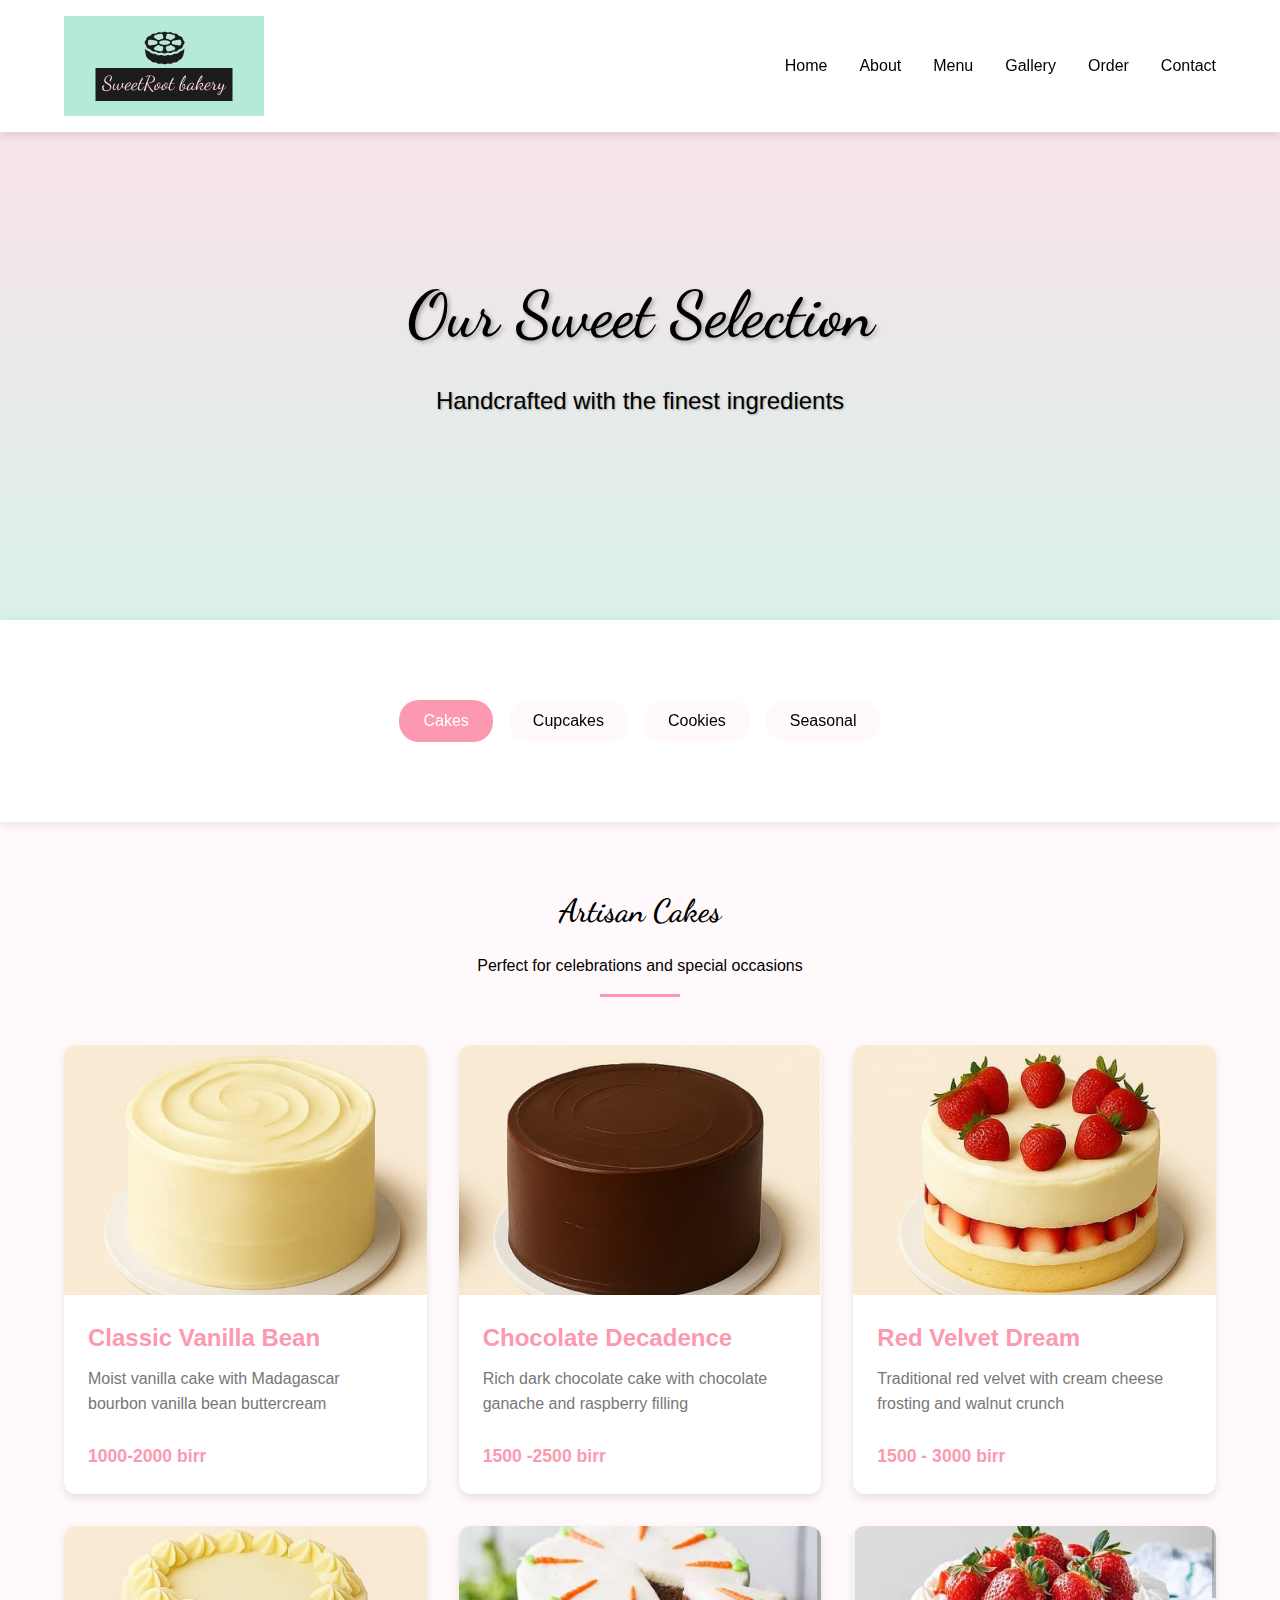
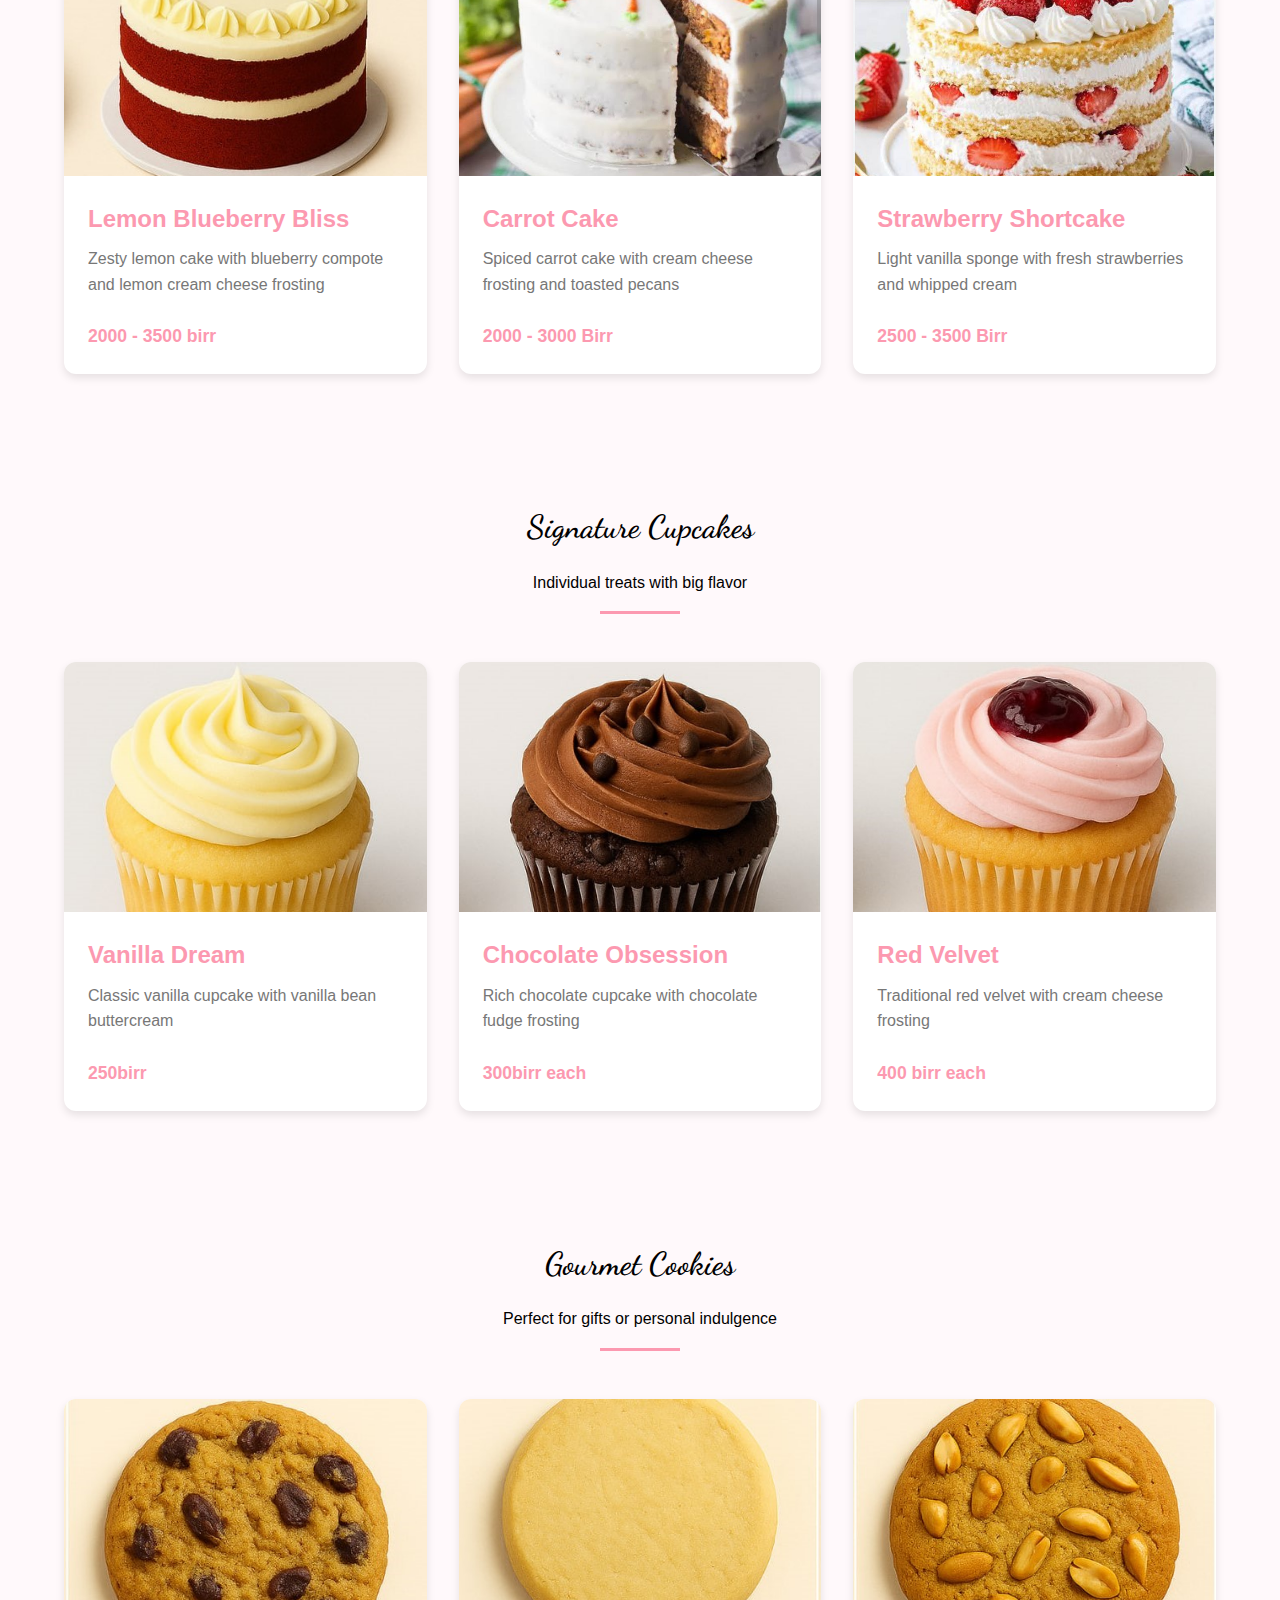
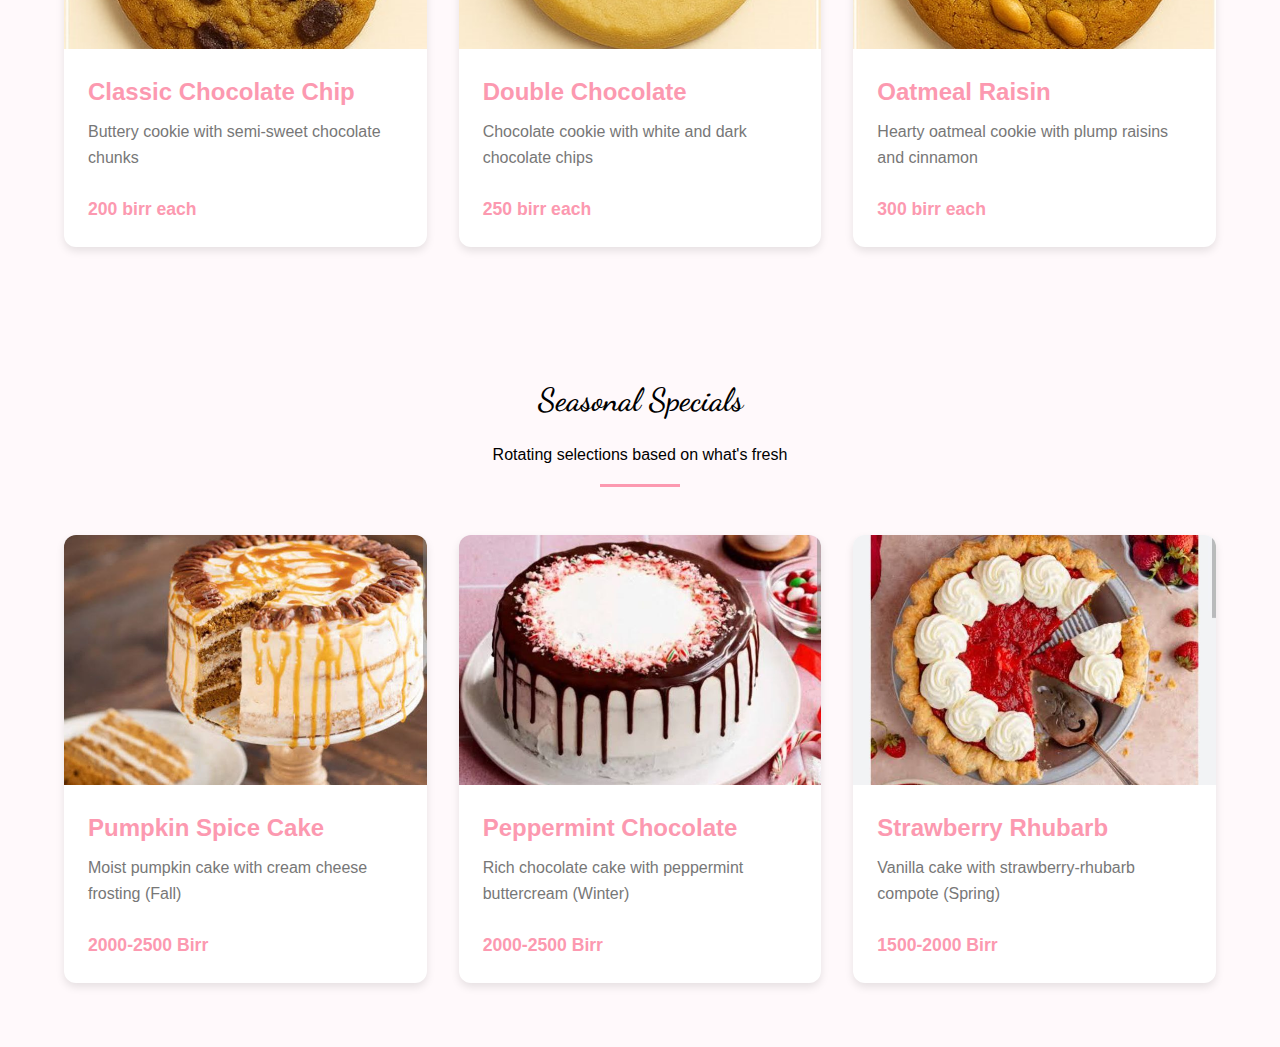
<file: pages/menu.html>
<!DOCTYPE html>
<html lang="en">
<head>
    <meta charset="UTF-8">
    <meta name="viewport" content="width=device-width, initial-scale=1.0">
    <title>SweetRoot Bakery Menu - Artisan Cakes & Pastries</title>
    <link rel="stylesheet" href="../styles/base.css">
    <link rel="stylesheet" href="../styles/menu.css">
</head>
<body>
    <!-- Header -->
    <header>
        <div class="container">
            <nav class="navbar">
                <a href="index.html" class="logo">
                    <img src="../public/images/logo-1-primary.png" alt="SweetRoot Bakery Logo">
                <ul class="nav-links">
                    <li><a href="../index.html">Home</a></li>
                    <li><a href="about.html">About</a></li>
                    <li><a href="menu.html">Menu</a></li>
                    <li><a href="gallery.html">Gallery</a></li>
                    <li><a href="order.html">Order</a></li>
                    <li><a href="contact.html">Contact</a></li>
                </ul>
                <div class="hamburger">
                    <span class="bar"></span>
                    <span class="bar"></span>
                    <span class="bar"></span>
                </div>
            </nav>
    </header>

    <!-- Menu Hero -->
    <section class="menu-hero">
        <div class="container">
            <h1>Our Sweet Selection</h1>
            <p>Handcrafted with the finest ingredients</p>
        </div>
    </section>

    <!-- Menu Navigation -->
    <section class="menu-nav">
        <div class="container">
            <div class="menu-categories">
                <a href="#cakes" class="menu-category active">Cakes</a>
                <a href="#cupcakes" class="menu-category">Cupcakes</a>
                <a href="#cookies" class="menu-category">Cookies</a>
                <a href="#seasonal" class="menu-category">Seasonal</a>
            </div>
        </div>
    </section>

    <!-- Cakes Section -->
    <section id="cakes" class="menu-section">
        <div class="container">
            <div class="section-title">
                <h2>Artisan Cakes</h2>
                <p>Perfect for celebrations and special occasions</p>
            </div>
            <div class="menu-items">
                <div class="menu-item">
                    <div class="item-img">
                        <img src="../public/images/photo_cakes 1.jpg" alt="Classic Vanilla Bean">
                    </div>
                    <div class="item-info">
                        <h3>Classic Vanilla Bean</h3>
                        <p>Moist vanilla cake with Madagascar bourbon vanilla bean buttercream</p>
                        <div class="item-price">1000-2000 birr</div>
                    </div>
                </div>
                <div class="menu-item">
                    <div class="item-img">
                        <img src="../public/images/photo_cakes 2.jpg" alt="Chocolate Decadence">
                    </div>
                    <div class="item-info">
                        <h3>Chocolate Decadence</h3>
                        <p>Rich dark chocolate cake with chocolate ganache and raspberry filling</p>
                        <div class="item-price">1500 -2500 birr</div>
                    </div>
                </div>
                <div class="menu-item">
                    <div class="item-img">
                        <img src="../public/images/photo_cakes 3.jpg" alt="Red Velvet Dream">
                    </div>
                    <div class="item-info">
                        <h3>Red Velvet Dream</h3>
                        <p>Traditional red velvet with cream cheese frosting and walnut crunch</p>
                        <div class="item-price">1500 - 3000 birr</div>
                    </div>
                </div>
                <div class="menu-item">
                    <div class="item-img">
                        <img src="../public/images/photo_cakes 4.jpg" alt="Lemon Blueberry Bliss">
                        </div>
                    <div class="item-info">
                        <h3>Lemon Blueberry Bliss</h3>
                        <p>Zesty lemon cake with blueberry compote and lemon cream cheese frosting</p>
                        <div class="item-price">2000 - 3500 birr</div>
                    </div>
                </div>
                <div class="menu-item">
                    <div class="item-img">
                        <img src="../public/images/carrot cake.jpg" alt="Carrot Cake">
                    </div>
                    <div class="item-info">
                        <h3>Carrot Cake</h3>
                        <p>Spiced carrot cake with cream cheese frosting and toasted pecans</p>
                        <div class="item-price">2000 - 3000 Birr</div>
                    </div>
                </div>
                <div class="menu-item">
                    <div class="item-img">
                        <img src="../public/images/strawbary short cake.jpg" alt="Strawberry Shortcake">
                    </div>
                    <div class="item-info">
                        <h3>Strawberry Shortcake</h3>
                        <p>Light vanilla sponge with fresh strawberries and whipped cream</p>
                        <div class="item-price">2500 - 3500 Birr</div>
                    </div>
                </div>
            </div>
        </div>
    </section>

    <!-- Cupcakes Section -->
    <section id="cupcakes" class="menu-section">
        <div class="container">
            <div class="section-title">
                <h2>Signature Cupcakes</h2>
                <p>Individual treats with big flavor</p>
            </div>
            <div class="menu-items">
                <div class="menu-item">
                    <div class="item-img">
                        <img src="../public/images/cupcakes 1.jpg" alt="Vanilla Dream">
                    </div>
                    <div class="item-info">
                        <h3>Vanilla Dream</h3>
                        <p>Classic vanilla cupcake with vanilla bean buttercream</p>
                        <div class="item-price">250birr</div>
                    </div>
                </div>
                <div class="menu-item">
                    <div class="item-img">
                        <img src="../public/images/cupcakes 2.jpg" alt="Chocolate Obsession">
                    </div>
                    <div class="item-info">
                        <h3>Chocolate Obsession</h3>
                        <p>Rich chocolate cupcake with chocolate fudge frosting</p>
                        <div class="item-price">300birr each</div>
                    </div>
                </div>
                <div class="menu-item">
                    <div class="item-img">
                        <img src="../public/images/cupcakes 3.jpg" alt="Red Velvet">
                    </div>
                    <div class="item-info">
                        <h3>Red Velvet</h3>
                        <p>Traditional red velvet with cream cheese frosting</p>
                        <div class="item-price">400 birr each</div>
                    </div>
                </div>
            </div>
        </div>
    </section>

    <!-- Cookies Section -->
    <section id="cookies" class="menu-section">
        <div class="container">
            <div class="section-title">
                <h2>Gourmet Cookies</h2>
                <p>Perfect for gifts or personal indulgence</p>
            </div>
            <div class="menu-items">
                <div class="menu-item">
                    <div class="item-img">
                        <img src="../public/images/cookies 1.jpg" alt="Chocolate Chip">
                    </div>
                    <div class="item-info">
                        <h3>Classic Chocolate Chip</h3>
                        <p>Buttery cookie with semi-sweet chocolate chunks</p>
                        <div class="item-price">200 birr each</div>
                    </div>
                </div>
                <div class="menu-item">
                    <div class="item-img">
                        <img src="../public/images/cookies 2.jpg" alt="Double Chocolate">
                    </div>
                    <div class="item-info">
                        <h3>Double Chocolate</h3>
                        <p>Chocolate cookie with white and dark chocolate chips</p>
                        <div class="item-price">250 birr each</div>
                    </div>
                </div>
                <div class="menu-item">
                    <div class="item-img">
                        <img src="../public/images/cookies 3.jpg" alt="Oatmeal Raisin">
                    </div>
                    <div class="item-info">
                        <h3>Oatmeal Raisin</h3>
                        <p>Hearty oatmeal cookie with plump raisins and cinnamon</p>
                        <div class="item-price">300 birr each</div>
                    </div>
                </div>   
            </div>
        </div>
    </section>
    <!-- Seasonal Section -->
    <section id="seasonal" class="menu-section">
        <div class="container">
            <div class="section-title">
                <h2>Seasonal Specials</h2>
                <p>Rotating selections based on what's fresh</p>
            </div>
            <div class="menu-items">
                <div class="menu-item">
                    <div class="item-img">
                        <img src="../public/images/pumpkin spice cake.jpg" alt="Pumpkin Spice Cake">
                    </div>
                    <div class="item-info">
                        <h3>Pumpkin Spice Cake</h3>
                        <p>Moist pumpkin cake with cream cheese frosting (Fall)</p>
                        <div class="item-price">2000-2500 Birr</div>
                    </div>
                </div>
                <div class="menu-item">
                    <div class="item-img">
                        <img src="../public/images/pepperment chocolate.jpg" alt="Peppermint Chocolate">
                    </div>
                    <div class="item-info">
                        <h3>Peppermint Chocolate</h3>
                        <p>Rich chocolate cake with peppermint buttercream (Winter)</p>
                        <div class="item-price">2000-2500 Birr</div>
                    </div>
                </div>
                <div class="menu-item">
                    <div class="item-img">
                        <img src="../public/images/strawberry rhubarb.jpg" alt="Strawberry Rhubarb">
                    </div>
                    <div class="item-info">
                        <h3>Strawberry Rhubarb</h3>
                        <p>Vanilla cake with strawberry-rhubarb compote (Spring)</p>
                        <div class="item-price">1500-2000 Birr</div>
                    </div>
                </div>
            </div>
        </div>
    </section>
</file>
<file: styles/base.css>
/* Typography */
@import url('https://fonts.googleapis.com/css2?family=Dancing+Script:wght@400..700&family=Open+Sans:ital,wght@0,300..800;1,300..800&display=swap');
@import url('https://fonts.googleapis.com/css2?family=Open+Sans:ital,wght@0,300..800;1,300..800&display=swap');

/* CSS Variables */
:root {
    --primary-color: #FC99B0; 
    --secondary-color: #B5EAD7; 
    --accent-color: #FFF9F5; 
    --text-color: #000000;
    --light-text: #777777;
    --background-color: #FFF9FB;
    --white: #FFFFFF;
    --border-radius: 12px;
    --box-shadow: 0 4px 8px rgba(0, 0, 0, 0.1);
    --transition: all 0.3s ease;

}

/* Base Styles */
* {
    margin: 0;
    padding: 0;
    box-sizing: border-box;
}

body {
    font-family: 'Opensans', sans-serif;
    color: var(--text-color);
    background-color: var(--background-color);
    line-height: 1.6;
}

.logo {
    display: flex;
    align-items: center;
    font-family: 'Dancing Script', cursive ,sans-serif ,serif; 
}

.logo img {
    height: 100px;  
    width: auto;
    transition: var(--transition);
}

.logo img:hover {
    opacity: 0.8;
}

h1, h2, h3 {
    font-weight: 600;
    margin-bottom: 1rem;
}

h1 {
    font-size: 2.5rem;
    font-family: 'Dancing Script', cursive , sans-serif , serif;
}

h2 {
    font-size: 2rem;
    font-family: 'Dancing Script', cursive , sans-serif , serif;
}

h3 {
    font-size: 1.5rem;
}

p {
    margin-bottom: 1rem;
}

a {
    text-decoration: none;
    color: var(--text-color);
    transition: var(--transition);
}

a:hover {
    color: var(--primary-color);
}

/* Layout */
.container {
    width: 100%;
    max-width: 1200px;
    margin: 0 auto;
    padding: 0 1.5rem;
}

section {
    padding: 4rem 0;
}

.section-title {
    text-align: center;
    margin-bottom: 3rem;
    position: relative;
}

.section-title::after {
    content: '';
    display: block;
    width: 80px;
    height: 3px;
    background-color: var(--primary-color);
    margin: 1rem auto;
}

/* Buttons */
.btn {
    display: inline-block;
    padding: 0.8rem 1.8rem;
    background-color: var(--primary-color);
    color: var(--text-color);
    border: none;
    border-radius: var(--border-radius);
    cursor: pointer;
    transition: var(--transition);
    font-weight: 500;
    text-align: center;
}

.btn:hover {
    background-color: var(--secondary-color);
    transform: translateY(-3px);
    box-shadow: var(--box-shadow);
}

.btn-secondary {
    background-color: var(--secondary-color);
}

.btn-accent {
    background-color: var(--accent-color);
}

/* Header */
header {
    background-color: var(--white);
    box-shadow: var(--box-shadow);
    position: fixed;
    width: 100%;
    top: 0;
    z-index: 1000;
    padding: 1rem 0;
}

.navbar {
    display: flex;
    justify-content: space-between;
    align-items: center;
}

.logo {
    font-family: 'Dancing Script', cursive;
    font-size: 2rem;
    font-weight: 700;
    color: var(--primary-color);
}

.nav-links {
    display: flex;
    list-style: none;
    gap: 2rem;
}

.nav-links a {
    font-weight: 500;
}

.nav-links a:hover {
    color: var(--primary-color);
}

.hamburger {
    display: none;
    cursor: pointer;
}

.hamburger .bar {
    display: block;
    width: 25px;
    height: 3px;
    margin: 5px auto;
    background-color: var(--text-color);
    transition: var(--transition);
}

/* Footer */
footer {
    background-color: var(--primary-color);
    color: var(--text-color);
    padding: 2rem 0;
    text-align: center;
}

.footer-content {
    display: flex;
    flex-direction: column;
    align-items: center;
    gap: 1.5rem;
}

.social-links {
    display: flex;
    gap: 1.5rem;
}

.social-links a {
    display: inline-block;
    width: 40px;
    height: 40px;
    background-color: var(--white);
    border-radius: 50%;
    display: flex;
    align-items: center;
    justify-content: center;
    transition: var(--transition);
}

.social-links a:hover {
    background-color: var(--secondary-color);
    transform: translateY(-3px);
}

.copyright {
    font-size: 0.9rem;
}

/* Responsive Design */
@media (max-width: 1024px) {
    .container {
        padding: 0 1rem;
    }

    section {
        padding: 3rem 0;
    }

    .nav-links {
        gap: 1.5rem;
    }
}

@media (max-width: 768px) {
    .nav-links {
        position: fixed;
        top: 80px;
        left: -100%;
        width: 100%;
        height: calc(100vh - 80px);
        background-color: var(--white);
        flex-direction: column;
        align-items: center;
        justify-content: center;
        gap: 2rem;
        transition: var(--transition);
    }

    .nav-links.active {
        left: 0;
    }

    .hamburger {
        display: block;
    }
}

@media (max-width: 600px) {
    h1 {
        font-size: 2rem;
    }

    h2 {
        font-size: 1.5rem;
    }

    section {
        padding: 2rem 0;
    }

    .btn {
        padding: 0.6rem 1.4rem;
    }
}
</file>
<file: styles/menu.css>
/* Menu Hero */

.menu-hero {
    height: 60vh;
    background: linear-gradient(rgba(248, 200, 220, 0.5), rgba(181, 234, 215, 0.5));
    display: flex;
    align-items: center;
    justify-content: center;
    text-align: center;
    color: var(--text-color);
    margin-top: 80px;
}

.menu-hero h1 {
    font-size: 4rem;
    color: var(--text-color);
    text-shadow: 2px 2px 4px rgba(0, 0, 0, 0.3);
}

.menu-hero p {
    font-size: 1.5rem;
    color: var(--text-color);
    text-shadow: 1px 1px 2px rgba(0, 0, 0, 0.3);
}

/* Menu Navigation */
.menu-nav {
    background-color: var(--white);
    box-shadow: 0 2px 10px rgba(0, 0, 0, 0.1);
    position: sticky;
    top: 80px;
    z-index: 100;
}

.menu-categories {
    display: flex;
    justify-content: center;
    flex-wrap: wrap;
    gap: 1rem;
    padding: 1rem 0;
}

.menu-category {
    padding: 0.5rem 1.5rem;
    border-radius: 20px;
    background-color: var(--background-color);
    color: var(--text-color);
    transition: var(--transition);
    font-weight: 500;
}

.menu-category:hover {
    background-color: var(--primary-color);
    color: var(--white);
}

.menu-category.active {
    background-color: var(--primary-color);
    color: var(--white);
}

/* Menu Sections */
.menu-section {
    padding: 4rem 0;
}

.menu-items {
    display: grid;
    grid-template-columns: repeat(auto-fill, minmax(350px, 1fr));
    gap: 2rem;
    margin-top: 2rem;
}

.menu-item {
    background-color: var(--white);
    border-radius: var(--border-radius);
    overflow: hidden;
    box-shadow: var(--box-shadow);
    transition: var(--transition);
}

.menu-item:hover {
    transform: translateY(-10px);
}

.item-img {
    height: 250px;
    overflow: hidden;
}

.item-img img {
    width: 100%;
    height: 100%;
    object-fit: cover;
    transition: var(--transition);
}

.menu-item:hover .item-img img {
    transform: scale(1.1);
}

.item-info {
    padding: 1.5rem;
}

.item-info h3 {
    color: var(--primary-color);
    margin-bottom: 0.5rem;
}

.item-info p {
    color: var(--light-text);
    margin-bottom: 1rem;
    min-height: 60px;
}

.item-price {
    font-weight: 600;
    color: var(--primary-color);
    font-size: 1.1rem;
}

/* Responsive Design */
@media (max-width: 1024px) {
    .menu-items {
        grid-template-columns: repeat(auto-fill, minmax(300px, 1fr));
    }
}

@media (max-width: 768px) {
    .menu-hero h1 {
        font-size: 3rem;
    }
    
    .menu-hero p {
        font-size: 1.2rem;
    }
    
    .menu-categories {
        flex-direction: column;
        align-items: center;
    }
    
    .menu-category {
        width: 100%;
        text-align: center;
    }
}

@media (max-width: 480px) {
    .menu-hero h1 {
        font-size: 2.5rem;
    }
    
    .menu-items {
        grid-template-columns: 1fr;
    }
}
</file>
